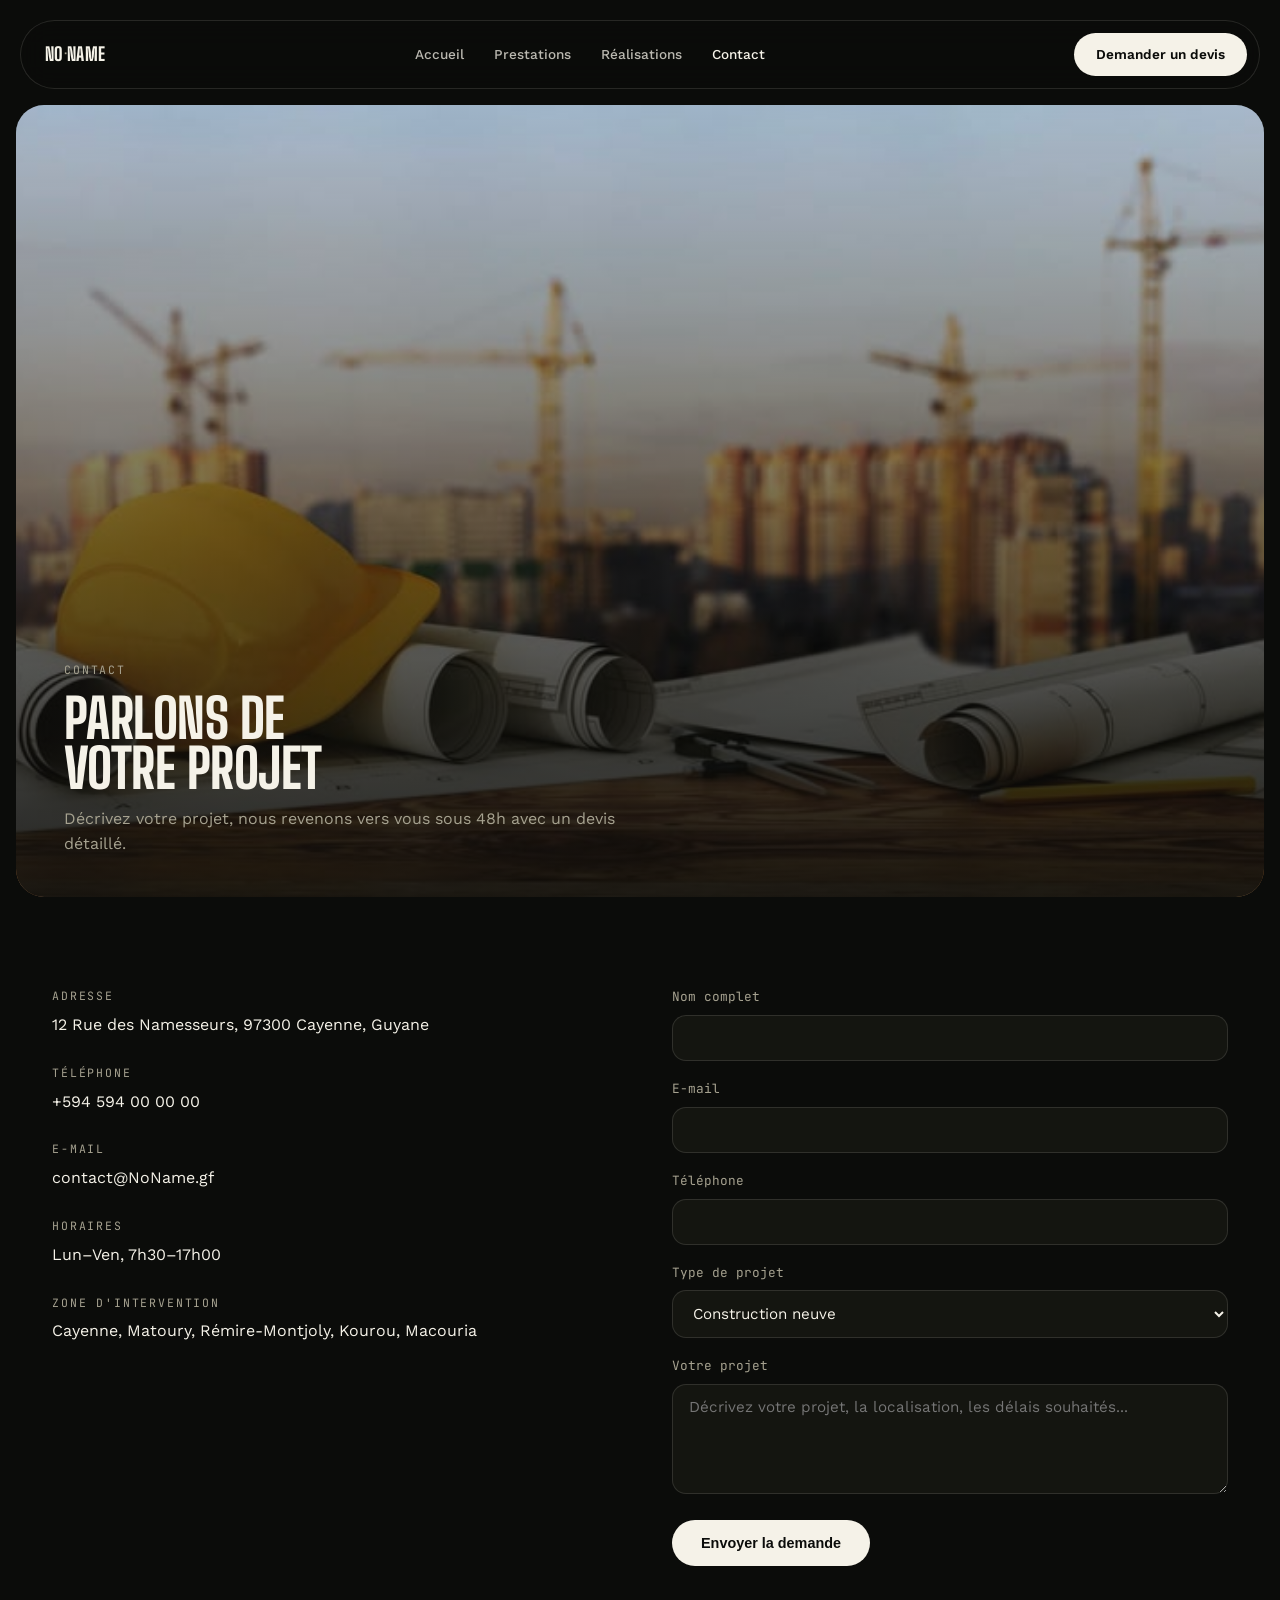
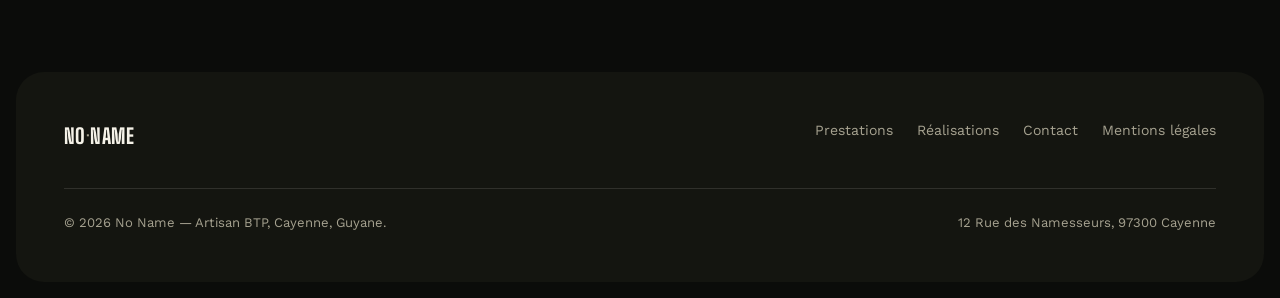
<file: contact.html>
<!DOCTYPE html>
<html lang="fr">
<head>
<meta charset="UTF-8">
<meta name="viewport" content="width=device-width, initial-scale=1.0">
<title>Contact — No Name</title>
<meta name="description" content="Contactez No Name à Cayenne pour un devis gratuit sous 48h.">
<link rel="preconnect" href="https://fonts.googleapis.com">
<link rel="preconnect" href="https://fonts.gstatic.com" crossorigin>
<link href="https://fonts.googleapis.com/css2?family=Big+Shoulders+Display:wght@600;700;800&family=Work+Sans:wght@400;500;600&family=JetBrains+Mono:wght@400;600&display=swap" rel="stylesheet">
<link rel="stylesheet" href="style.css">
</head>
<body>

<header>
  <div class="wrap nav">
    <a href="index.html" class="logo">No<span>·</span>Name</a>
    <nav class="nav-links">
      <a href="index.html">Accueil</a>
      <a href="prestations.html">Prestations</a>
      <a href="realisations.html">Réalisations</a>
      <a href="contact.html" class="active">Contact</a>
    </nav>
    <a href="contact.html" class="nav-cta">Demander un devis</a>
    <button class="menu-toggle" aria-label="Menu">☰</button>
  </div>
</header>

<div class="page-header-shell">
  <div class="page-header">
    <img class="page-header-media" src="contact-hero.jpg" alt="Équipe No Name" onerror="this.style.background='linear-gradient(135deg,#22332a,#171f1a)'; this.removeAttribute('src');">
    <div class="page-header-scrim"></div>
    <div class="page-header-body">
      <span class="eyebrow">Contact</span>
      <h1>Parlons de<br>votre projet</h1>
      <p>Décrivez votre projet, nous revenons vers vous sous 48h avec un devis détaillé.</p>
    </div>
  </div>
</div>

<section class="contact">
  <div class="wrap contact-grid">
    <div>
      <div class="info-block">
        <span class="eyebrow">Adresse</span>
        <p>12 Rue des Namesseurs, 97300 Cayenne, Guyane</p>
      </div>
      <div class="info-block">
        <span class="eyebrow">Téléphone</span>
        <a href="tel:+594594000000">+594 594 00 00 00</a>
      </div>
      <div class="info-block">
        <span class="eyebrow">E-mail</span>
        <a href="mailto:contact@NoName.gf">contact@NoName.gf</a>
      </div>
      <div class="info-block">
        <span class="eyebrow">Horaires</span>
        <p>Lun–Ven, 7h30–17h00</p>
      </div>
      <div class="info-block">
        <span class="eyebrow">Zone d'intervention</span>
        <p>Cayenne, Matoury, Rémire-Montjoly, Kourou, Macouria</p>
      </div>
    </div>
    <form id="contact-form">
      <div class="field">
        <label for="name">Nom complet</label>
        <input id="name" name="name" type="text" required>
      </div>
      <div class="field">
        <label for="email">E-mail</label>
        <input id="email" name="email" type="email" required>
      </div>
      <div class="field">
        <label for="phone">Téléphone</label>
        <input id="phone" name="phone" type="tel">
      </div>
      <div class="field">
        <label for="service">Type de projet</label>
        <select id="service" name="service">
          <option>Construction neuve</option>
          <option>Rénovation</option>
          <option>Charpente / toiture</option>
          <option>Second œuvre</option>
          <option>Autre</option>
        </select>
      </div>
      <div class="field">
        <label for="project">Votre projet</label>
        <textarea id="project" name="project" required placeholder="Décrivez votre projet, la localisation, les délais souhaités..."></textarea>
      </div>
      <button type="submit" class="btn btn-primary">Envoyer la demande</button>
    </form>
  </div>
</section>

<footer>
  <div class="footer-inner">
    <div class="footer-top">
      <div class="logo" style="font-size:1.3rem;">No<span>·</span>Name</div>
      <div class="footer-links">
        <a href="prestations.html">Prestations</a>
        <a href="realisations.html">Réalisations</a>
        <a href="contact.html">Contact</a>
        <a href="mentions-legales.html">Mentions légales</a>
      </div>
    </div>
    <div class="footer-bottom">
      <p>© 2026 No Name — Artisan BTP, Cayenne, Guyane.</p>
      <p>12 Rue des Namesseurs, 97300 Cayenne</p>
    </div>
  </div>
</footer>

<script src="script.js"></script>
</body>
</html>
</file>
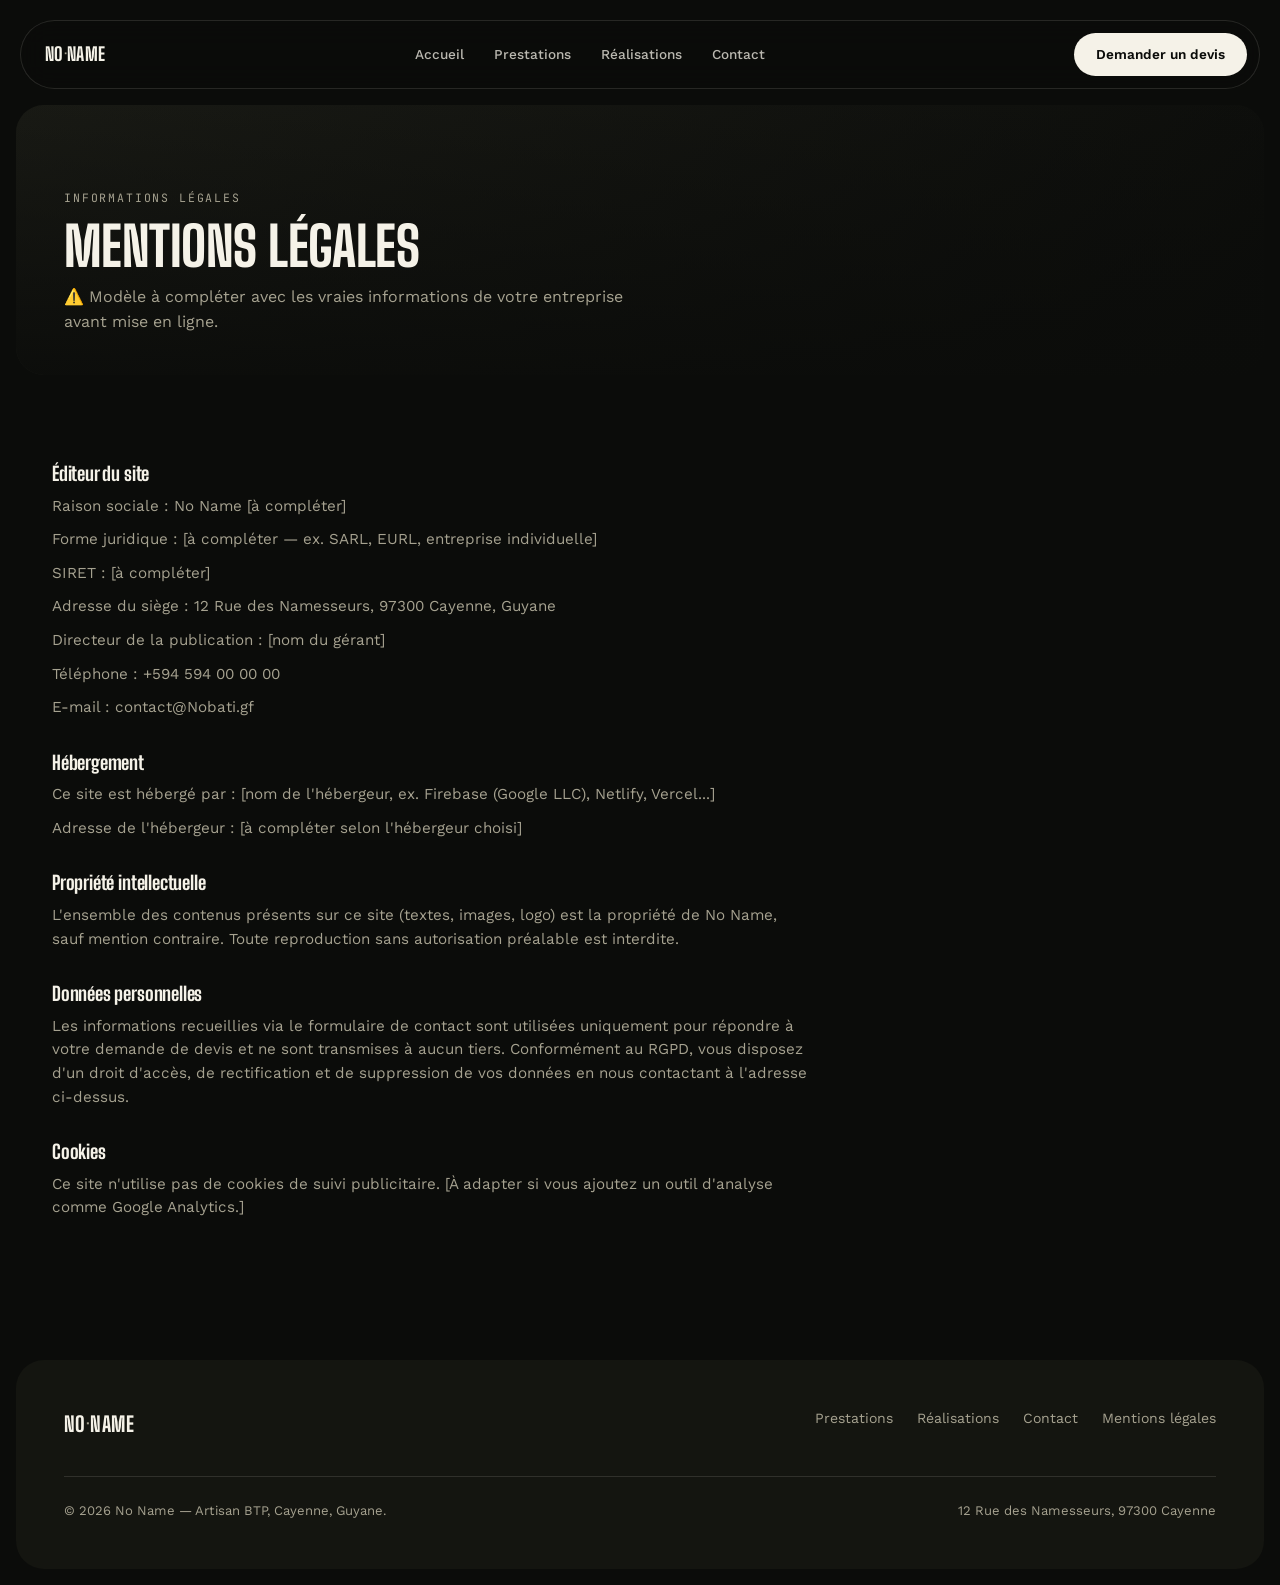
<file: mentions-legales.html>
<!DOCTYPE html>
<html lang="fr">
<head>
<meta charset="UTF-8">
<meta name="viewport" content="width=device-width, initial-scale=1.0">
<title>Mentions légales — No Name</title>
<meta name="description" content="Mentions légales de No Name.">
<link rel="preconnect" href="https://fonts.googleapis.com">
<link rel="preconnect" href="https://fonts.gstatic.com" crossorigin>
<link href="https://fonts.googleapis.com/css2?family=Big+Shoulders+Display:wght@600;700;800&family=Work+Sans:wght@400;500;600&family=JetBrains+Mono:wght@400;600&display=swap" rel="stylesheet">
<link rel="stylesheet" href="style.css">
</head>
<body>

<header>
  <div class="wrap nav">
    <a href="index.html" class="logo">No<span>·</span>Name</a>
    <nav class="nav-links">
      <a href="index.html">Accueil</a>
      <a href="prestations.html">Prestations</a>
      <a href="realisations.html">Réalisations</a>
      <a href="contact.html">Contact</a>
    </nav>
    <a href="contact.html" class="nav-cta">Demander un devis</a>
    <button class="menu-toggle" aria-label="Menu">☰</button>
  </div>
</header>

<div class="page-header-shell">
  <div class="page-header" style="min-height:30vh;">
    <div class="page-header-media" style="background:linear-gradient(135deg,#1c1d17,#0b0c0a);"></div>
    <div class="page-header-scrim"></div>
    <div class="page-header-body">
      <span class="eyebrow">Informations légales</span>
      <h1>Mentions légales</h1>
      <p>⚠️ Modèle à compléter avec les vraies informations de votre entreprise avant mise en ligne.</p>
    </div>
  </div>
</div>

<section>
  <div class="wrap">
    <div class="legal-block">
      <h2>Éditeur du site</h2>
      <p>Raison sociale : No Name [à compléter]</p>
      <p>Forme juridique : [à compléter — ex. SARL, EURL, entreprise individuelle]</p>
      <p>SIRET : [à compléter]</p>
      <p>Adresse du siège : 12 Rue des Namesseurs, 97300 Cayenne, Guyane</p>
      <p>Directeur de la publication : [nom du gérant]</p>
      <p>Téléphone : +594 594 00 00 00</p>
      <p>E-mail : contact@Nobati.gf</p>
    </div>

    <div class="legal-block">
      <h2>Hébergement</h2>
      <p>Ce site est hébergé par : [nom de l'hébergeur, ex. Firebase (Google LLC), Netlify, Vercel...]</p>
      <p>Adresse de l'hébergeur : [à compléter selon l'hébergeur choisi]</p>
    </div>

    <div class="legal-block">
      <h2>Propriété intellectuelle</h2>
      <p>L'ensemble des contenus présents sur ce site (textes, images, logo) est la propriété de No Name, sauf mention contraire. Toute reproduction sans autorisation préalable est interdite.</p>
    </div>

    <div class="legal-block">
      <h2>Données personnelles</h2>
      <p>Les informations recueillies via le formulaire de contact sont utilisées uniquement pour répondre à votre demande de devis et ne sont transmises à aucun tiers. Conformément au RGPD, vous disposez d'un droit d'accès, de rectification et de suppression de vos données en nous contactant à l'adresse ci-dessus.</p>
    </div>

    <div class="legal-block">
      <h2>Cookies</h2>
      <p>Ce site n'utilise pas de cookies de suivi publicitaire. [À adapter si vous ajoutez un outil d'analyse comme Google Analytics.]</p>
    </div>
  </div>
</section>

<footer>
  <div class="footer-inner">
    <div class="footer-top">
      <div class="logo" style="font-size:1.3rem;">No<span>·</span>Name</div>
      <div class="footer-links">
        <a href="prestations.html">Prestations</a>
        <a href="realisations.html">Réalisations</a>
        <a href="contact.html">Contact</a>
        <a href="mentions-legales.html">Mentions légales</a>
      </div>
    </div>
    <div class="footer-bottom">
      <p>© 2026 No Name — Artisan BTP, Cayenne, Guyane.</p>
      <p>12 Rue des Namesseurs, 97300 Cayenne</p>
    </div>
  </div>
</footer>

<script src="script.js"></script>
</body>
</html>
</file>
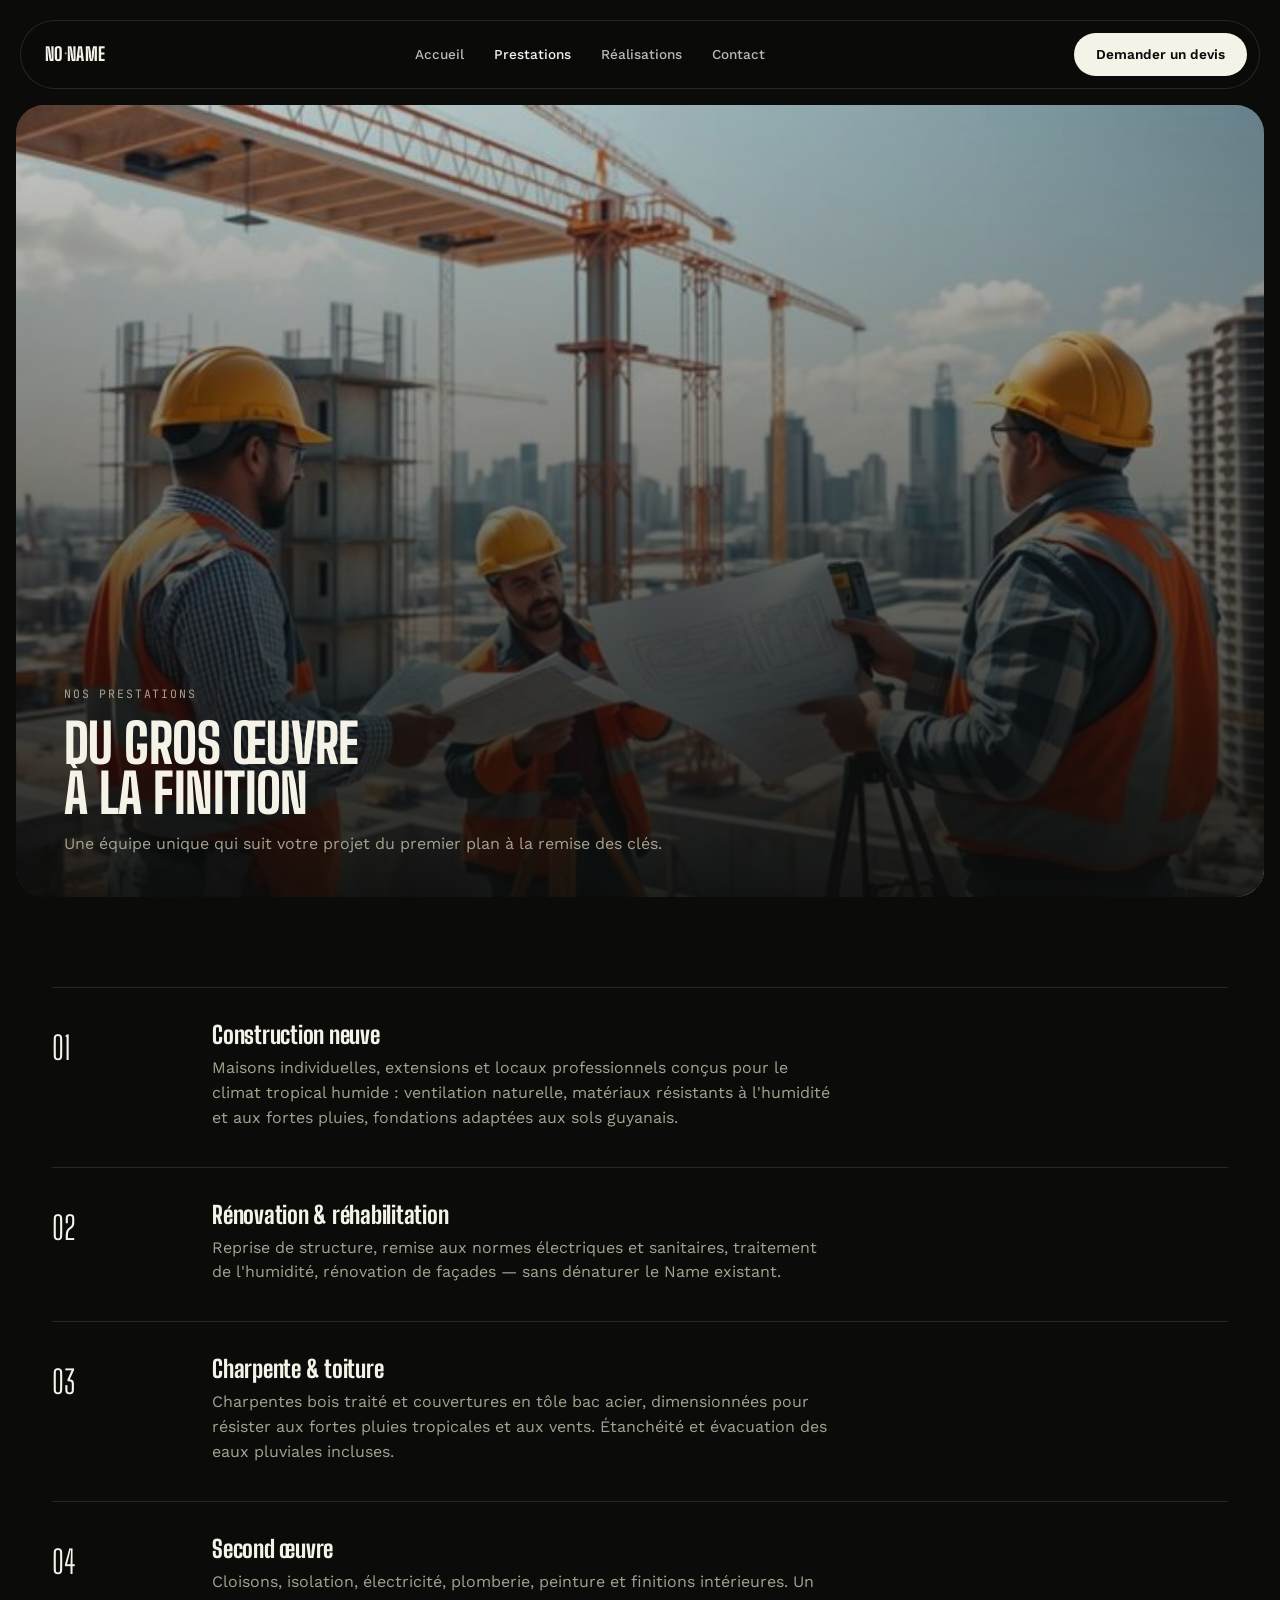
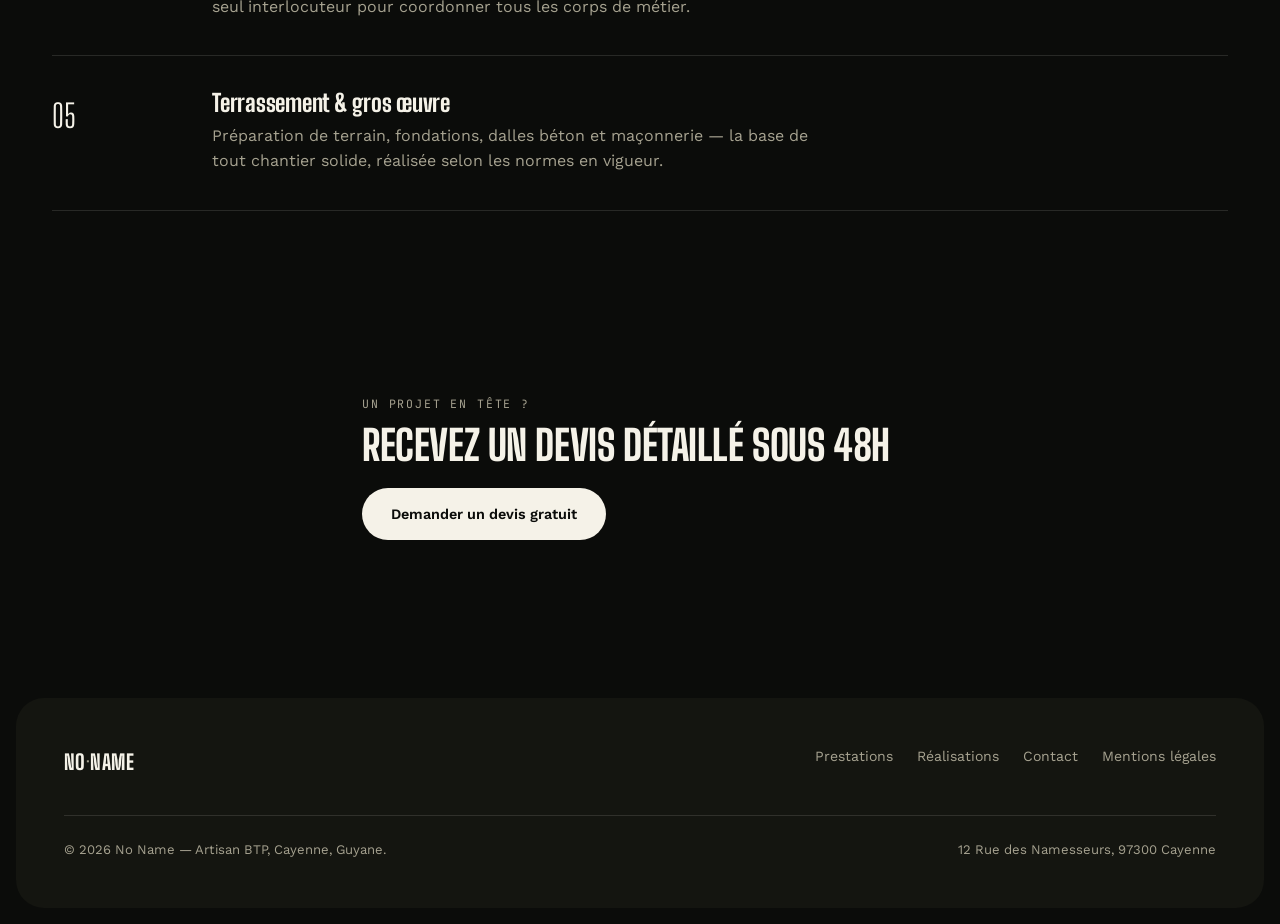
<file: prestations.html>
<!DOCTYPE html>
<html lang="fr">
<head>
<meta charset="UTF-8">
<meta name="viewport" content="width=device-width, initial-scale=1.0">
<title>Prestations — No Name</title>
<meta name="description" content="Découvrez toutes les prestations de No Name : construction neuve, rénovation, charpente, toiture et second œuvre en Guyane.">
<link rel="preconnect" href="https://fonts.googleapis.com">
<link rel="preconnect" href="https://fonts.gstatic.com" crossorigin>
<link href="https://fonts.googleapis.com/css2?family=Big+Shoulders+Display:wght@600;700;800&family=Work+Sans:wght@400;500;600&family=JetBrains+Mono:wght@400;600&display=swap" rel="stylesheet">
<link rel="stylesheet" href="style.css">
</head>
<body>

<header>
  <div class="wrap nav">
    <a href="index.html" class="logo">No<span>·</span>Name</a>
    <nav class="nav-links">
      <a href="index.html">Accueil</a>
      <a href="prestations.html" class="active">Prestations</a>
      <a href="realisations.html">Réalisations</a>
      <a href="contact.html">Contact</a>
    </nav>
    <a href="contact.html" class="nav-cta">Demander un devis</a>
    <button class="menu-toggle" aria-label="Menu">☰</button>
  </div>
</header>

<div class="page-header-shell">
  <div class="page-header">
    <img class="page-header-media" src="prestations-hero.jpg" alt="Chantier No Name" onerror="this.style.background='linear-gradient(135deg,#2a2f26,#14150f)'; this.removeAttribute('src');">
    <div class="page-header-scrim"></div>
    <div class="page-header-body">
      <span class="eyebrow">Nos prestations</span>
      <h1>Du gros œuvre<br>à la finition</h1>
      <p>Une équipe unique qui suit votre projet du premier plan à la remise des clés.</p>
    </div>
  </div>
</div>

<section>
  <div class="wrap">
    <div class="service-detail">
      <span class="service-num">01</span>
      <div>
        <h3>Construction neuve</h3>
        <p>Maisons individuelles, extensions et locaux professionnels conçus pour le climat tropical humide : ventilation naturelle, matériaux résistants à l'humidité et aux fortes pluies, fondations adaptées aux sols guyanais.</p>
      </div>
    </div>
    <div class="service-detail">
      <span class="service-num">02</span>
      <div>
        <h3>Rénovation &amp; réhabilitation</h3>
        <p>Reprise de structure, remise aux normes électriques et sanitaires, traitement de l'humidité, rénovation de façades — sans dénaturer le Name existant.</p>
      </div>
    </div>
    <div class="service-detail">
      <span class="service-num">03</span>
      <div>
        <h3>Charpente &amp; toiture</h3>
        <p>Charpentes bois traité et couvertures en tôle bac acier, dimensionnées pour résister aux fortes pluies tropicales et aux vents. Étanchéité et évacuation des eaux pluviales incluses.</p>
      </div>
    </div>
    <div class="service-detail">
      <span class="service-num">04</span>
      <div>
        <h3>Second œuvre</h3>
        <p>Cloisons, isolation, électricité, plomberie, peinture et finitions intérieures. Un seul interlocuteur pour coordonner tous les corps de métier.</p>
      </div>
    </div>
    <div class="service-detail">
      <span class="service-num">05</span>
      <div>
        <h3>Terrassement &amp; gros œuvre</h3>
        <p>Préparation de terrain, fondations, dalles béton et maçonnerie — la base de tout chantier solide, réalisée selon les normes en vigueur.</p>
      </div>
    </div>
  </div>
</section>

<section>
  <div class="wrap section-head">
    <span class="eyebrow">Un projet en tête ?</span>
    <h2>Recevez un devis détaillé sous 48h</h2>
    <div style="margin-top:24px;">
      <a href="contact.html" class="btn btn-primary">Demander un devis gratuit</a>
    </div>
  </div>
</section>

<footer>
  <div class="footer-inner">
    <div class="footer-top">
      <div class="logo" style="font-size:1.3rem;">No<span>·</span>Name</div>
      <div class="footer-links">
        <a href="prestations.html">Prestations</a>
        <a href="realisations.html">Réalisations</a>
        <a href="contact.html">Contact</a>
        <a href="mentions-legales.html">Mentions légales</a>
      </div>
    </div>
    <div class="footer-bottom">
      <p>© 2026 No Name — Artisan BTP, Cayenne, Guyane.</p>
      <p>12 Rue des Namesseurs, 97300 Cayenne</p>
    </div>
  </div>
</footer>

<script src="script.js"></script>
</body>
</html>
</file>
<file: style.css>
:root{
  --bg:#0b0c0a;
  --surface:#141510;
  --surface-2:#1c1d17;
  --text:#f5f2e8;
  --text-dim:#a6a290;
  --line:rgba(245,242,232,0.12);
  --pill:#f5f2e8;
  --pill-text:#0b0c0a;
  --radius-lg:28px;
  --radius-md:14px;
  --font-display:'Big Shoulders Display', sans-serif;
  --font-body:'Work Sans', sans-serif;
  --font-mono:'JetBrains Mono', monospace;
}

*{margin:0;padding:0;box-sizing:border-box;}
html{scroll-behavior:smooth;}
body{
  background:var(--bg);
  color:var(--text);
  font-family:var(--font-body);
  line-height:1.55;
  -webkit-font-smoothing:antialiased;
}
img{max-width:100%;display:block;}
a{color:inherit;}
ul{list-style:none;}
:focus-visible{outline:2px solid var(--pill); outline-offset:3px;}

.wrap{max-width:1240px;margin:0 auto;padding:0 32px;}

h1,h2,h3{
  font-family:var(--font-display);
  font-weight:800;
  letter-spacing:-0.01em;
  text-transform:uppercase;
  line-height:0.92;
}

.eyebrow{
  font-family:var(--font-mono);
  font-size:0.72rem;
  letter-spacing:0.16em;
  text-transform:uppercase;
  color:var(--text-dim);
}

/* ---------- floating header ---------- */
header{
  position:sticky; top:0; z-index:60;
  padding:20px 0 0;
}
.nav{
  display:flex; align-items:center; justify-content:space-between;
  background:rgba(11,12,10,0.55);
  backdrop-filter:blur(14px);
  border:1px solid var(--line);
  border-radius:100px;
  padding:12px 12px 12px 24px;
}
.logo{
  font-family:var(--font-display);
  font-size:1.15rem;
  font-weight:800;
  text-transform:uppercase;
  letter-spacing:0.02em;
  text-decoration:none;
}
.logo span{color:var(--text-dim);}
.nav-links{display:flex; gap:30px; font-size:0.85rem; font-weight:500;}
.nav-links a{text-decoration:none; opacity:0.75; transition:opacity .2s;}
.nav-links a:hover, .nav-links a.active{opacity:1;}
.nav-cta{
  background:var(--pill);
  color:var(--pill-text);
  font-weight:600;
  padding:11px 22px;
  border-radius:100px;
  text-decoration:none;
  font-size:0.85rem;
  white-space:nowrap;
}
.menu-toggle{display:none; background:none; border:none; color:var(--text); font-size:1.5rem; cursor:pointer;}

/* ---------- generic pill buttons ---------- */
.btn{
  display:inline-block;
  padding:14px 28px;
  font-weight:600;
  font-size:0.9rem;
  text-decoration:none;
  border-radius:100px;
  transition:transform .15s ease, opacity .2s ease;
  border:1px solid transparent;
  cursor:pointer;
}
.btn:hover{transform:translateY(-2px);}
.btn-primary{background:var(--pill); color:var(--pill-text);}
.btn-secondary{background:transparent; color:var(--text); border:1px solid rgba(245,242,232,0.35);}

/* ---------- hero (index) : full-bleed media card ---------- */
.hero-shell{padding:16px 16px 0;}
.hero{
  position:relative;
  border-radius:var(--radius-lg);
  overflow:hidden;
  min-height:88vh;
  display:flex;
  flex-direction:column;
  justify-content:flex-end;
  isolation:isolate;
}
.hero-media{
  position:absolute; inset:0;
  width:100%; height:100%;
  object-fit:cover;
  z-index:-2;
}
.hero-scrim{
  position:absolute; inset:0;
  background:linear-gradient(180deg, rgba(11,12,10,0.15) 0%, rgba(11,12,10,0.15) 45%, rgba(11,12,10,0.88) 100%),
             linear-gradient(90deg, rgba(11,12,10,0.55) 0%, rgba(11,12,10,0) 55%);
  z-index:-1;
}
.hero-body{padding:64px 56px 56px; max-width:640px;}
.hero-body h1{font-size:clamp(2.8rem, 6vw, 5.2rem); margin:16px 0 20px;}
.hero-body p{font-size:1.05rem; color:var(--text-dim); max-width:46ch; margin-bottom:32px;}
.hero-actions{display:flex; gap:14px; flex-wrap:wrap;}
.hero-dots{
  position:absolute; bottom:28px; right:40px;
  display:flex; gap:8px; align-items:center;
}
.hero-dots span{width:6px; height:6px; border-radius:50%; background:rgba(245,242,232,0.35);}
.hero-dots span.active{width:22px; border-radius:4px; background:var(--pill);}

/* ---------- page header (inner pages) ---------- */
.page-header-shell{padding:16px 16px 0;}
.page-header{
  position:relative;
  border-radius:var(--radius-lg);
  overflow:hidden;
  min-height:88vh;
  display:flex;
  flex-direction:column;
  justify-content:flex-end;
}
.page-header-media{
  position:absolute; inset:0; width:100%; height:100%; object-fit:cover; z-index:-2;
}
.page-header-scrim{
  position:absolute; inset:0;
  background:linear-gradient(180deg, rgba(11,12,10,0.2), rgba(11,12,10,0.9));
  z-index:-1;
}
.page-header-body{padding:48px 48px 40px;}
.page-header h1{font-size:clamp(2.2rem, 4.6vw, 3.4rem); margin-top:12px;}
.page-header p{color:var(--text-dim); max-width:60ch; margin-top:14px; font-size:1rem;}

/* ---------- section shell ---------- */
section{padding:90px 0;}
.section-head{max-width:620px; margin-bottom:52px;}
.section-head h2{font-size:clamp(1.9rem, 3.4vw, 2.6rem); margin-top:10px;}
.section-head p{color:var(--text-dim); margin-top:14px; font-size:1rem;}
.section-head-row{display:flex; justify-content:space-between; align-items:flex-end; gap:24px; flex-wrap:wrap;}

/* ---------- numbered service grid (signature) ---------- */
.service-grid{
  display:grid;
  grid-template-columns:repeat(4, 1fr);
  gap:20px;
}
.service-card{display:flex; flex-direction:column;}
.service-media{
  aspect-ratio:3/4;
  border-radius:var(--radius-md);
  margin-bottom:18px;
  position:relative;
  overflow:hidden;
}
.service-media img{width:100%; height:100%; object-fit:cover;}
.service-num{
  font-family:var(--font-display);
  font-size:1.6rem;
  color:var(--text);
  margin-bottom:6px;
}
.service-card h3{font-size:1rem; text-transform:uppercase; letter-spacing:0.03em; margin-bottom:8px;}
.service-card p{font-size:0.88rem; color:var(--text-dim);}

/* prestations detail rows (full page) */
.service-detail{
  display:grid;
  grid-template-columns:130px 1fr;
  gap:30px;
  padding:36px 0;
  border-top:1px solid var(--line);
}
.service-detail:last-child{border-bottom:1px solid var(--line);}
.service-detail .service-num{font-size:2rem;}
.service-detail h3{font-size:1.5rem; margin-bottom:10px; text-transform:none;}
.service-detail p{color:var(--text-dim); max-width:62ch;}

/* ---------- specs / breakdown table (translated "house plan" motif) ---------- */
.specs{
  background:var(--surface);
  border-radius:var(--radius-lg);
  padding:56px;
  display:grid;
  grid-template-columns:1fr 1fr;
  gap:48px;
  align-items:center;
}
.specs-media{border-radius:var(--radius-md); overflow:hidden; aspect-ratio:4/3;}
.specs-media img{width:100%; height:100%; object-fit:cover;}
.specs-table-title{margin-bottom:22px;}
.specs-row{
  display:flex; justify-content:space-between;
  padding:14px 0;
  border-bottom:1px solid var(--line);
  font-size:0.95rem;
}
.specs-row:last-child{border-bottom:none;}
.specs-row span:last-child{font-family:var(--font-mono); color:var(--text-dim); font-size:0.88rem;}

/* ---------- process ruler ---------- */
.process-grid{
  display:grid;
  grid-template-columns:repeat(4,1fr);
  gap:32px;
  margin-top:20px;
}
.tick{border-top:1px solid var(--line); padding-top:22px;}
.service-num{}
.tick .service-num{font-size:1.6rem;}
.tick h3{font-size:1.1rem; margin:8px 0 8px; text-transform:uppercase; letter-spacing:0.02em;}
.tick p{font-size:0.88rem; color:var(--text-dim); max-width:28ch;}

/* ---------- projects gallery ---------- */
.project-grid{
  display:grid;
  grid-template-columns:repeat(3, 1fr);
  gap:20px;
}
.project-card{
  aspect-ratio:4/5;
  border-radius:var(--radius-md);
  position:relative;
  overflow:hidden;
  display:flex; align-items:flex-end;
}
.project-card img{position:absolute; inset:0; width:100%; height:100%; object-fit:cover; z-index:0;}
.project-card::after{
  content:'';
  position:absolute; inset:0;
  background:linear-gradient(180deg, rgba(11,12,10,0) 40%, rgba(11,12,10,0.85) 100%);
  z-index:1;
}
.project-card-content{position:relative; z-index:2; padding:22px;}
.project-card .cat{
  font-family:var(--font-mono); font-size:0.7rem;
  color:var(--text-dim);
  text-transform:uppercase; letter-spacing:0.08em;
  display:block; margin-bottom:6px;
}
.project-card .title{font-size:1rem; font-weight:600;}
.p1{background:linear-gradient(135deg, #3a3025, #1e1b16);}
.p2{background:linear-gradient(135deg, #22332a, #171f1a);}
.p3{background:linear-gradient(135deg, #33251c, #1c1712);}
.p4{background:linear-gradient(135deg, #2a2f36, #171a1e);}
.p5{background:linear-gradient(135deg, #35291f, #1c1611);}
.p6{background:linear-gradient(135deg, #253326, #151d16);}

/* ---------- testimonials ---------- */
.testi-grid{display:grid; grid-template-columns:repeat(3,1fr); gap:1px; background:var(--line); border:1px solid var(--line); border-radius:var(--radius-md); overflow:hidden;}
.testi-card{background:var(--surface); padding:30px 26px;}
.testi-card p{font-size:0.96rem; color:var(--text-dim); margin-bottom:18px;}
.testi-name{font-family:var(--font-mono); font-size:0.8rem; color:var(--text);}

/* ---------- contact ---------- */
.contact-grid{display:grid; grid-template-columns:1fr 1fr; gap:64px; align-items:start;}
.field{margin-bottom:18px;}
.field label{display:block; font-size:0.8rem; margin-bottom:8px; color:var(--text-dim); font-family:var(--font-mono);}
.field input, .field textarea, .field select{
  width:100%;
  background:var(--surface);
  border:1px solid var(--line);
  color:var(--text);
  padding:13px 16px;
  border-radius:var(--radius-md);
  font-family:var(--font-body);
  font-size:0.95rem;
}
.field textarea{resize:vertical; min-height:110px;}
.info-block{margin-bottom:26px;}
.info-block .eyebrow{display:block; margin-bottom:8px;}
.info-block p, .info-block a{font-size:1rem; text-decoration:none;}

/* ---------- legal page ---------- */
.legal-block{max-width:760px; margin-bottom:34px;}
.legal-block h2{font-size:1.2rem; text-transform:none; margin-bottom:12px; color:var(--text);}
.legal-block p, .legal-block li{color:var(--text-dim); margin-bottom:10px; font-size:0.95rem;}
.legal-block li{margin-left:20px; list-style:disc;}

footer{
  padding:16px;
}
.footer-inner{
  background:var(--surface);
  border-radius:var(--radius-lg);
  padding:48px 48px;
}
.footer-top{display:flex; justify-content:space-between; align-items:flex-start; flex-wrap:wrap; gap:32px; margin-bottom:36px;}
.footer-links{display:flex; gap:24px; font-size:0.88rem; flex-wrap:wrap;}
.footer-links a{text-decoration:none; color:var(--text-dim);}
.footer-links a:hover{color:var(--text);}
.footer-bottom{display:flex; justify-content:space-between; flex-wrap:wrap; gap:12px; padding-top:24px; border-top:1px solid var(--line);}
.footer-bottom p{font-size:0.82rem; color:var(--text-dim);}

@media (max-width: 900px){
  .nav-links{display:none;}
  .menu-toggle{display:block;}
  .hero-body{padding:48px 28px 40px;}
  .service-grid{grid-template-columns:repeat(2,1fr);}
  .process-grid{grid-template-columns:repeat(2,1fr); row-gap:30px;}
  .project-grid{grid-template-columns:1fr;}
  .testi-grid{grid-template-columns:1fr;}
  .contact-grid{grid-template-columns:1fr;}
  .service-detail{grid-template-columns:1fr;}
  .specs{grid-template-columns:1fr; padding:32px;}
  .footer-inner{padding:32px 24px;}
}

@media (prefers-reduced-motion: reduce){
  html{scroll-behavior:auto;}
  .btn{transition:none;}
}
</file>
